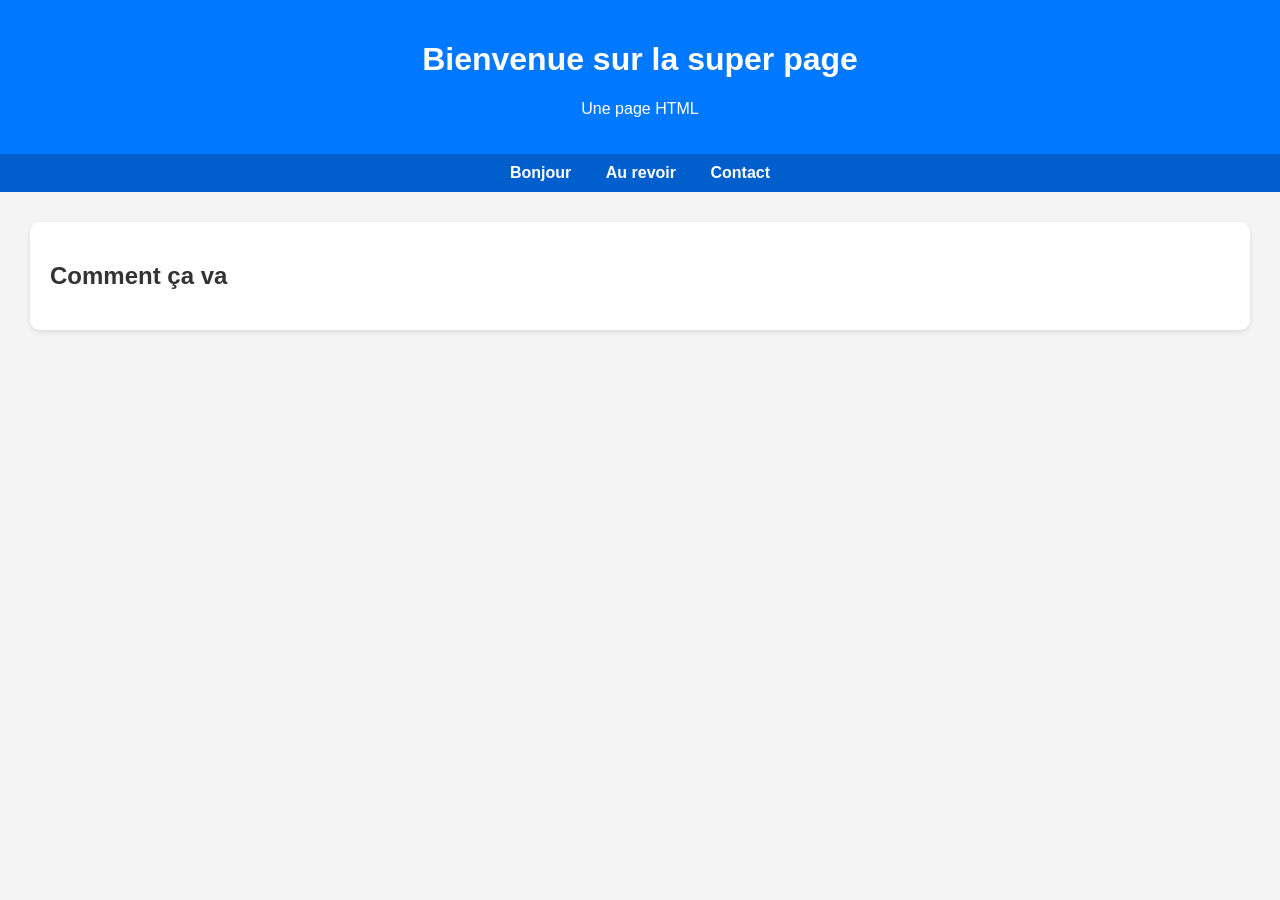
<file: page.html>
<!DOCTYPE html>
<html lang="fr">
<head>
    <meta charset="UTF-8">
    <meta name="viewport" content="width=device-width, initial-scale=1.0">
    <title>Super page</title>

    <style>
        body {
            font-family: Arial, sans-serif;
            margin: 0;
            padding: 0;
            background: #f4f4f4;
            color: #333;
        }

        header {
            background: #0078ff;
            color: white;
            padding: 20px;
            text-align: center;
        }

        nav {
            background: #005fcc;
            padding: 10px;
            text-align: center;
        }

        nav a {
            color: white;
            text-decoration: none;
            margin: 0 15px;
            font-weight: bold;
        }

        main {
            padding: 30px;
        }

        section {
            background: white;
            padding: 20px;
            border-radius: 10px;
            box-shadow: 0 2px 5px rgba(0,0,0,0.1);
        }

        footer {
            background: #222;
            color: white;
            text-align: center;
            padding: 15px;
            margin-top: 20px;
        }
    </style>
</head>

<body>

    <header>
        <h1>Bienvenue sur la super page</h1>
        <p>Une page HTML</p>
    </header>

    <nav>
        <a href="#">Bonjour</a>
        <a href="#">Au revoir</a>
        <a href="#">Contact</a>
    </nav>

    <main>
        <section>
            <h2>Comment ça va</h2>
        
        </section>
    </main>

</body>
</html>
</file>
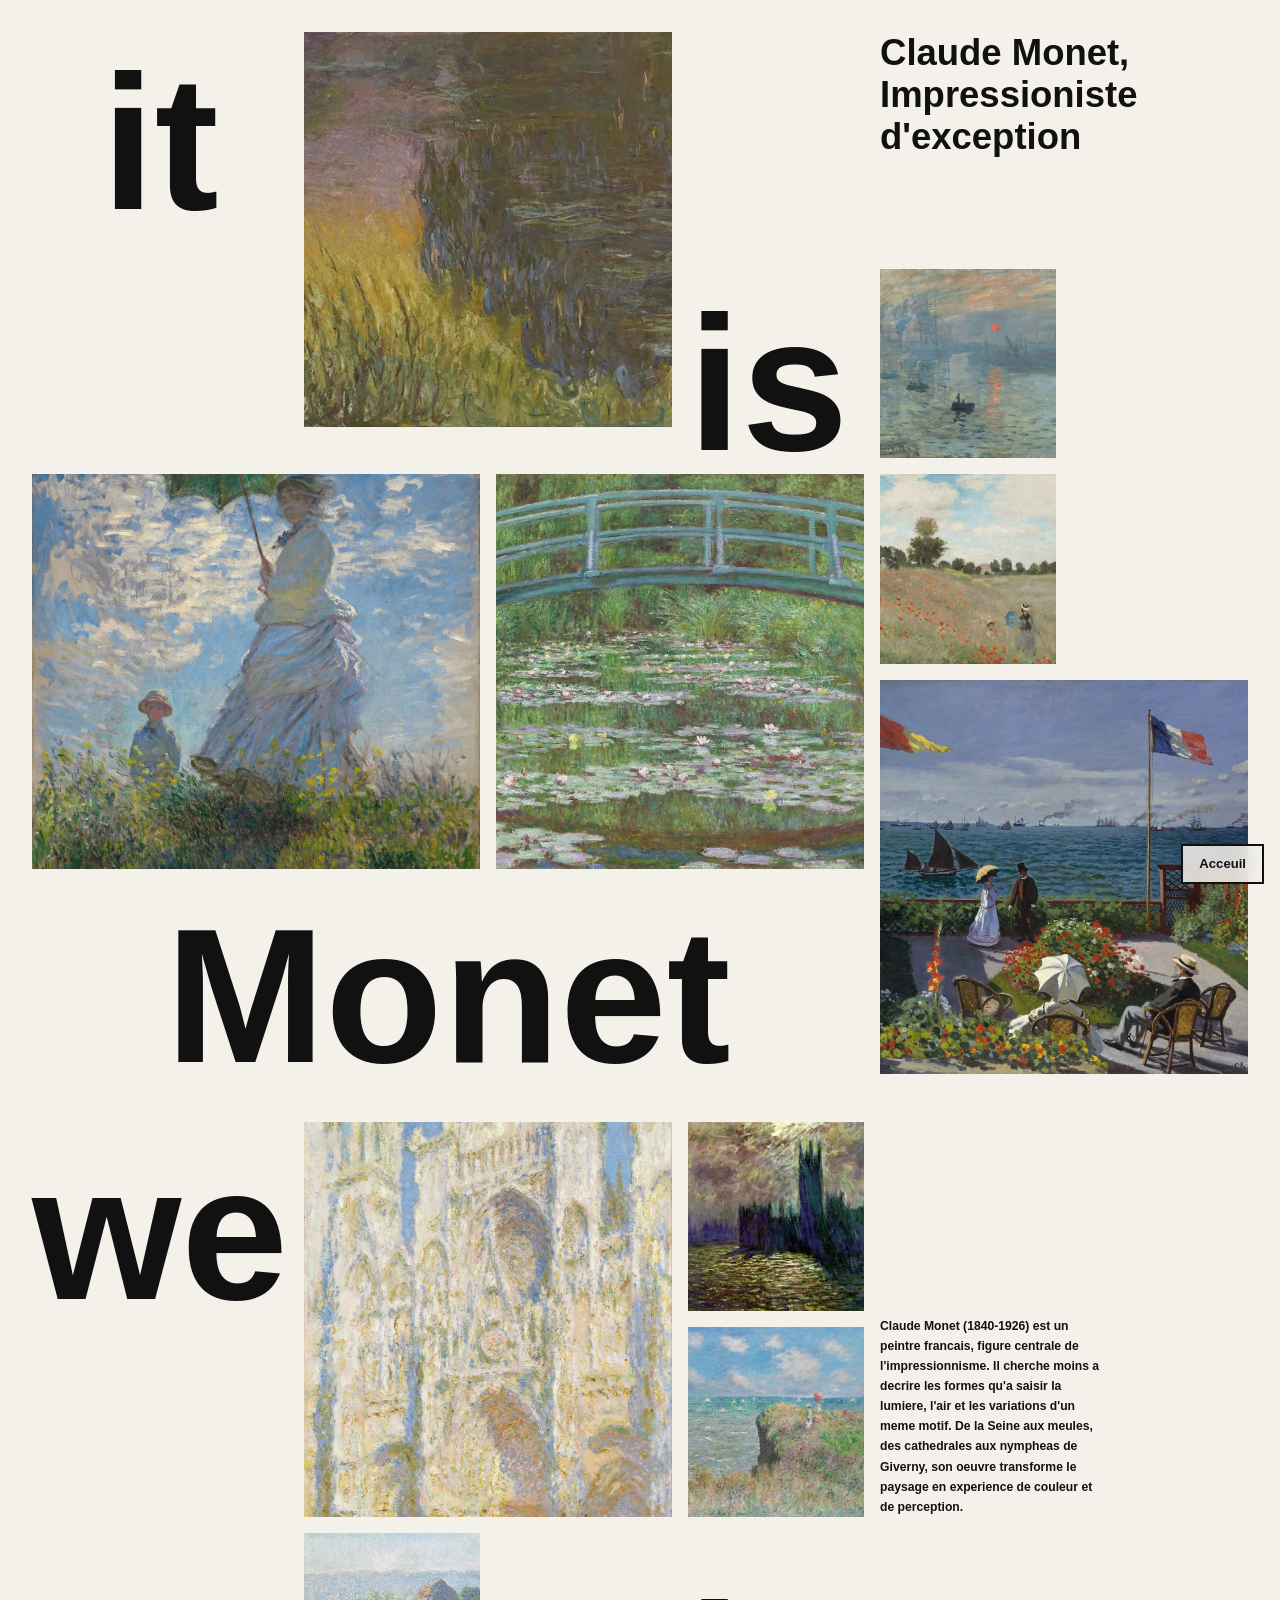
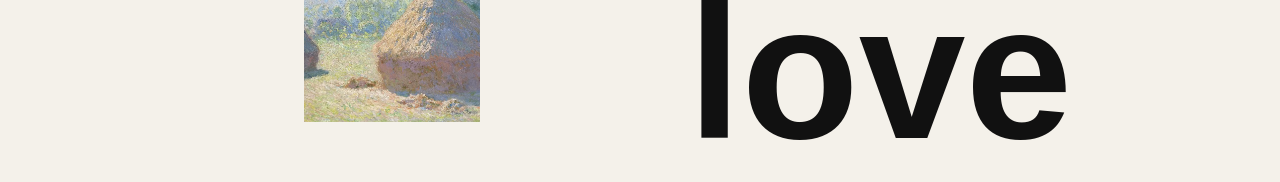
<file: pl.html>
<!doctype html>
<html lang="en">
  <head>
    <meta charset="UTF-8" />
    <meta name="viewport" content="width=device-width, initial-scale=1" />
    <title>Pierre-Louis - Monet Study</title>
    <link
      rel="icon"
      href="data:image/svg+xml,%3Csvg xmlns='http://www.w3.org/2000/svg' viewBox='0 0 16 16'%3E%3Crect width='16' height='16' fill='%23111'/%3E%3C/svg%3E"
    />
    <script>
      document.documentElement.classList.add("js");
    </script>
    <link rel="stylesheet" href="./pl.css" />
  </head>

  <body>
    <a class="home-button" href="./index.html">Acceuil</a>
    <main>
      <header>
        <h1>Claude Monet,<br />Impressioniste<br />d'exception</h1>
      </header>
      <p>
        Claude Monet (1840-1926) est un peintre francais, figure centrale de
        l'impressionnisme. Il cherche moins a decrire les formes qu'a saisir la
        lumiere, l'air et les variations d'un meme motif. De la Seine aux
        meules, des cathedrales aux nympheas de Giverny, son oeuvre transforme
        le paysage en experience de couleur et de perception.
      </p>
      <h1 class="title1">it</h1>
      <div class="title2 sit_baseline"><h1>is</h1></div>
      <h1 class="title3">Monet</h1>
      <h1 class="title4">we</h1>
      <div class="title5 sit_baseline"><h1>love</h1></div>
      <figure class="painting img1">
        <img
          src="./assets/monet/water-lilies-setting-sun.webp"
          alt="Claude Monet, The Water Lilies - Setting Sun"
          width="1400"
          height="464"
          loading="eager"
          decoding="async"
          fetchpriority="high"
        />
        <figcaption>The Water Lilies - Setting Sun</figcaption>
      </figure>
      <figure class="painting img2">
        <img
          src="./assets/monet/impression-soleil-levant.webp"
          alt="Claude Monet, Impression, soleil levant"
          width="1280"
          height="996"
          loading="lazy"
          decoding="async"
        />
        <figcaption>Impression, soleil levant</figcaption>
      </figure>
      <figure class="painting img3">
        <img
          src="./assets/monet/woman-with-parasol.webp"
          alt="Claude Monet, Woman with a Parasol"
          width="1127"
          height="1400"
          loading="lazy"
          decoding="async"
        />
        <figcaption>Woman with a Parasol</figcaption>
      </figure>
      <figure class="painting img4">
        <img
          src="./assets/monet/japanese-footbridge.webp"
          alt="Claude Monet, The Japanese Footbridge"
          width="1400"
          height="1129"
          loading="lazy"
          decoding="async"
        />
        <figcaption>The Japanese Footbridge</figcaption>
      </figure>
      <figure class="painting img5">
        <img
          src="./assets/monet/poppy-field.webp"
          alt="Claude Monet, Poppy Field"
          width="1280"
          height="976"
          loading="lazy"
          decoding="async"
        />
        <figcaption>Poppy Field</figcaption>
      </figure>
      <figure class="painting img6">
        <img
          src="./assets/monet/jardin-sainte-adresse.webp"
          alt="Claude Monet, Jardin à Sainte-Adresse"
          width="1400"
          height="1049"
          loading="lazy"
          decoding="async"
        />
        <figcaption>Jardin à Sainte-Adresse</figcaption>
      </figure>
      <figure class="painting img7">
        <img
          src="./assets/monet/rouen-cathedral-sunlight.webp"
          alt="Claude Monet, Rouen Cathedral, West Facade, Sunlight"
          width="910"
          height="1400"
          loading="lazy"
          decoding="async"
        />
        <figcaption>Rouen Cathedral, West Facade, Sunlight</figcaption>
      </figure>
      <figure class="painting img8">
        <img
          src="./assets/monet/houses-of-parliament.webp"
          alt="Claude Monet, Houses of Parliament"
          width="1280"
          height="1125"
          loading="lazy"
          decoding="async"
        />
        <figcaption>Houses of Parliament</figcaption>
      </figure>
      <figure class="painting img9">
        <img
          src="./assets/monet/cliff-walk-pourville.webp"
          alt="Claude Monet, Cliff Walk at Pourville"
          width="1280"
          height="1026"
          loading="lazy"
          decoding="async"
        />
        <figcaption>Cliff Walk at Pourville</figcaption>
      </figure>
      <figure class="painting img10">
        <img
          src="./assets/monet/haystacks-end-summer.webp"
          alt="Claude Monet, Haystacks, end of Summer"
          width="1280"
          height="753"
          loading="lazy"
          decoding="async"
        />
        <figcaption>Haystacks, end of Summer</figcaption>
      </figure>
    </main>
    <script>
      document.querySelectorAll(".painting img").forEach((image) => {
        const reveal = () =>
          image.closest(".painting").classList.add("is-loaded");

        if (image.complete && image.naturalWidth > 0) {
          reveal();
          return;
        }

        image.addEventListener("load", reveal, { once: true });
      });
    </script>
  </body>
</html>
</file>
<file: pl.css>
*,
*::before,
*::after {
  box-sizing: border-box;
}

html,
body,
main,
h1,
p,
figure {
  margin: 0;
}

img {
  max-width: 100%;
}

body {
  background: #f4f1ea;
  color: #111;
}

.home-button {
  position: fixed;
  right: 1rem;
  bottom: 1rem;
  z-index: 10;
  display: inline-flex;
  align-items: center;
  justify-content: center;
  min-height: 2.5rem;
  padding: 0.7rem 1rem;
  border: 2px solid currentColor;
  background: rgb(244 241 234 / 0.86);
  color: #111;
  font-family: helvetica, arial, sans-serif;
  font-size: 0.82rem;
  font-weight: 700;
  line-height: 1;
  text-decoration: none;
  backdrop-filter: blur(8px);
}

.home-button:hover,
.home-button:focus-visible {
  background: #111;
  color: #f4f1ea;
}

main {
  --cell: calc((100vw - 9rem) / 6);
  display: grid;
  grid-template-columns: max-content repeat(5, minmax(0, 1fr));
  grid-template-rows: repeat(9, max-content);
  grid-gap: 1rem 1rem;
  font-family: helvetica, arial, sans-serif;
  /*   font-size: 16px; */
  font-size: 0.95vw;
  font-weight: bold;
  margin: 2rem;
}

main > * {
  animation: page-reveal 720ms cubic-bezier(0.2, 0.7, 0.2, 1) both;
}

main > *:nth-child(2n) {
  animation-delay: 60ms;
}

main > *:nth-child(3n) {
  animation-delay: 120ms;
}

.sit_baseline {
  height: 12.6vw;
}

main h1 {
  /*   font-size: 16rem; */
  font-size: 15vw;
  text-align: center;
}

header h1 {
  /*   font-size: 3rem; */
  font-size: 2.85vw;
  text-align: left;
}

.painting {
  position: relative;
  display: block;
  width: 100%;
  height: var(--cell);
  max-width: 100%;
  aspect-ratio: 1 / 1;
  margin: 0;
  overflow: hidden;
  background:
    linear-gradient(135deg, rgb(0 0 0 / 0.08), rgb(255 255 255 / 0.18)),
    #d7d0c2;
  isolation: isolate;
}

.painting img {
  display: block;
  width: 100%;
  height: 100%;
  object-fit: cover;
  transform: scale(1);
}

.js .painting img {
  opacity: 0;
  filter: blur(12px) saturate(0.8);
  transform: scale(1.045);
  transition:
    opacity 620ms ease,
    filter 800ms ease,
    transform 900ms cubic-bezier(0.2, 0.7, 0.2, 1);
}

.js .painting.is-loaded img {
  opacity: 1;
  filter: blur(0) saturate(1);
  transform: scale(1);
}

.js .painting::before {
  content: "";
  position: absolute;
  inset: 0;
  z-index: 1;
  background: linear-gradient(
    110deg,
    rgb(255 255 255 / 0) 20%,
    rgb(255 255 255 / 0.42) 45%,
    rgb(255 255 255 / 0) 70%
  );
  transform: translateX(-120%);
  animation: loading-sheen 1.35s ease-in-out infinite;
  transition: opacity 320ms ease;
  pointer-events: none;
}

.js .painting.is-loaded::before {
  opacity: 0;
  animation-play-state: paused;
}

.painting::after {
  content: "";
  position: absolute;
  right: 0;
  bottom: 0;
  left: 0;
  z-index: 2;
  height: 42%;
  background: linear-gradient(to top, rgb(0 0 0 / 0.5), transparent);
  opacity: 0;
  transition: opacity 180ms ease;
  pointer-events: none;
}

.painting figcaption {
  position: absolute;
  left: 0.8rem;
  right: 0.8rem;
  bottom: 0.7rem;
  z-index: 3;
  color: white;
  font-size: clamp(0.72rem, 0.9vw, 0.95rem);
  line-height: 1.2;
  opacity: 0;
  transform: translateY(0.25rem);
  transition:
    opacity 180ms ease,
    transform 180ms ease;
  pointer-events: none;
}

.painting:hover::after,
.painting:hover figcaption {
  opacity: 1;
}

.painting:hover figcaption {
  transform: translateY(0);
}

header {
  grid-area: 1/ 5 / 2 / 7;
}

.title1 {
  grid-area: 1 / 1 / 2 / 2;
  align-self: start;
}

.img1 {
  grid-area: 1 / 2 / 3 / 4;
  height: calc((var(--cell) * 2) + 1rem);
}

.title2 {
  grid-area: 2 / 4 / 3 / 5;
  align-self: end;
  display: flex;
  align-items: flex-end;
}

.title2 h1 {
  line-height: 0.78;
  white-space: nowrap;
}

.img2 {
  grid-area: 2 / 5 / 3 / 6;
}

.img3 {
  grid-area: 3 / 1 / 5 / 3;
  height: calc((var(--cell) * 2) + 1rem);
}

.img4 {
  grid-area: 3 / 3 / 5 / 5;
  height: calc((var(--cell) * 2) + 1rem);
}

.img5 {
  grid-area: 3 / 5 / 4 / 6;
}

.title3 {
  grid-area: 5 / 1 / 6 / 5;
}

.img6 {
  grid-area: 4 / 5 / 6 / 7;
  height: calc((var(--cell) * 2) + 1rem);
}

.title4 {
  grid-area: 6 / 1 / 8 / 2;
  width: max-content;
  white-space: nowrap;
}

.img7 {
  grid-area: 6 / 2 / 8 / 4;
  height: calc((var(--cell) * 2) + 1rem);
}

.img8 {
  grid-area: 6 / 4 / 7 / 5;
}

.img9 {
  grid-area: 7 / 4 / 8 / 5;
}

p {
  grid-area: 6 / 5 / 8 / 7;
  width: 60%;
  line-height: 1.65;
  align-self: end;
}

.img10 {
  grid-area: 8 / 2 / 9 / 3;
}

.title5 {
  grid-area: 8 / 4 / 9 / -1;
  align-self: end;
  min-width: 0;
}

.title5 h1 {
  white-space: nowrap;
  text-align: left;
}

address {
  grid-area: 9 / 5 / 10 / 6;
  align-self: end;
  line-height: 1.4;
}

@media (max-width: 1080px) {
  main {
    --cell: calc((100vw - 8rem) / 5);
    grid-template-columns: repeat(5, minmax(0, 1fr));
  }

  header {
    grid-area: 1/ 4 / 2 / 6;
  }

  .title2 {
    grid-area: 2 / 4 / 3 / 5;
    align-self: end;
  }

  .img2 {
    grid-area: 2 / 4 / 3 / 5;
  }

  .img4 {
    grid-area: 3 / 3 / 4 / 4;
    height: var(--cell);
  }

  .title2 {
    grid-area: 3 / 4 / 4 / 5;
  }

  .img5 {
    grid-area: 4 / 3 / 5 / 4;
  }

  .img6 {
    grid-area: 4 / 4 / 6 / 6;
  }

  .title3 {
    grid-area: 5 / 1 / 6 / 3;
  }

  .title4 {
    grid-area: 6 / 4 / 7 / 5;
  }

  .img8 {
    grid-area: 6 / 1 / 7 / 2;
  }

  main p {
    columns: 3;
    column-gap: 8px;
    grid-area: 9 / 1 / 10 / -1;
  }
  address,
  main p {
    font-size: 0.7rem;
  }
}

@media (max-width: 880px) {
  main {
    --cell: calc(100vw - 2rem);
    display: flex;
    flex-direction: column;
  }

  .img1,
  .img3,
  .img4,
  .img6,
  .img7 {
    height: var(--cell);
  }
  main p {
    columns: 1;
    column-gap: 0;
    font-size: 16px;
    width: 100%;
  }

  header {
  }

  .title1 {
    order: 1;
  }

  .title2 {
    order: 2;
  }

  .img1,
  .img2 {
    order: 3;
  }

  .title3,
  .title4 {
    order: 5;
  }

  .title2,
  .img3,
  .img4 {
    order: 4;
  }

  .img5,
  .img6 {
    order: 6;
  }

  .title5 {
    order: 7;
  }

  .img8,
  .img9,
  .img10 {
    order: 8;
  }

  main p,
  address {
    order: 9;
  }
}

@keyframes loading-sheen {
  to {
    transform: translateX(120%);
  }
}

@keyframes page-reveal {
  from {
    opacity: 0;
    transform: translateY(18px);
  }

  to {
    opacity: 1;
    transform: translateY(0);
  }
}

@media (prefers-reduced-motion: reduce) {
  *,
  *::before,
  *::after {
    animation-duration: 1ms !important;
    animation-iteration-count: 1 !important;
    scroll-behavior: auto !important;
    transition-duration: 1ms !important;
  }
}
</file>
